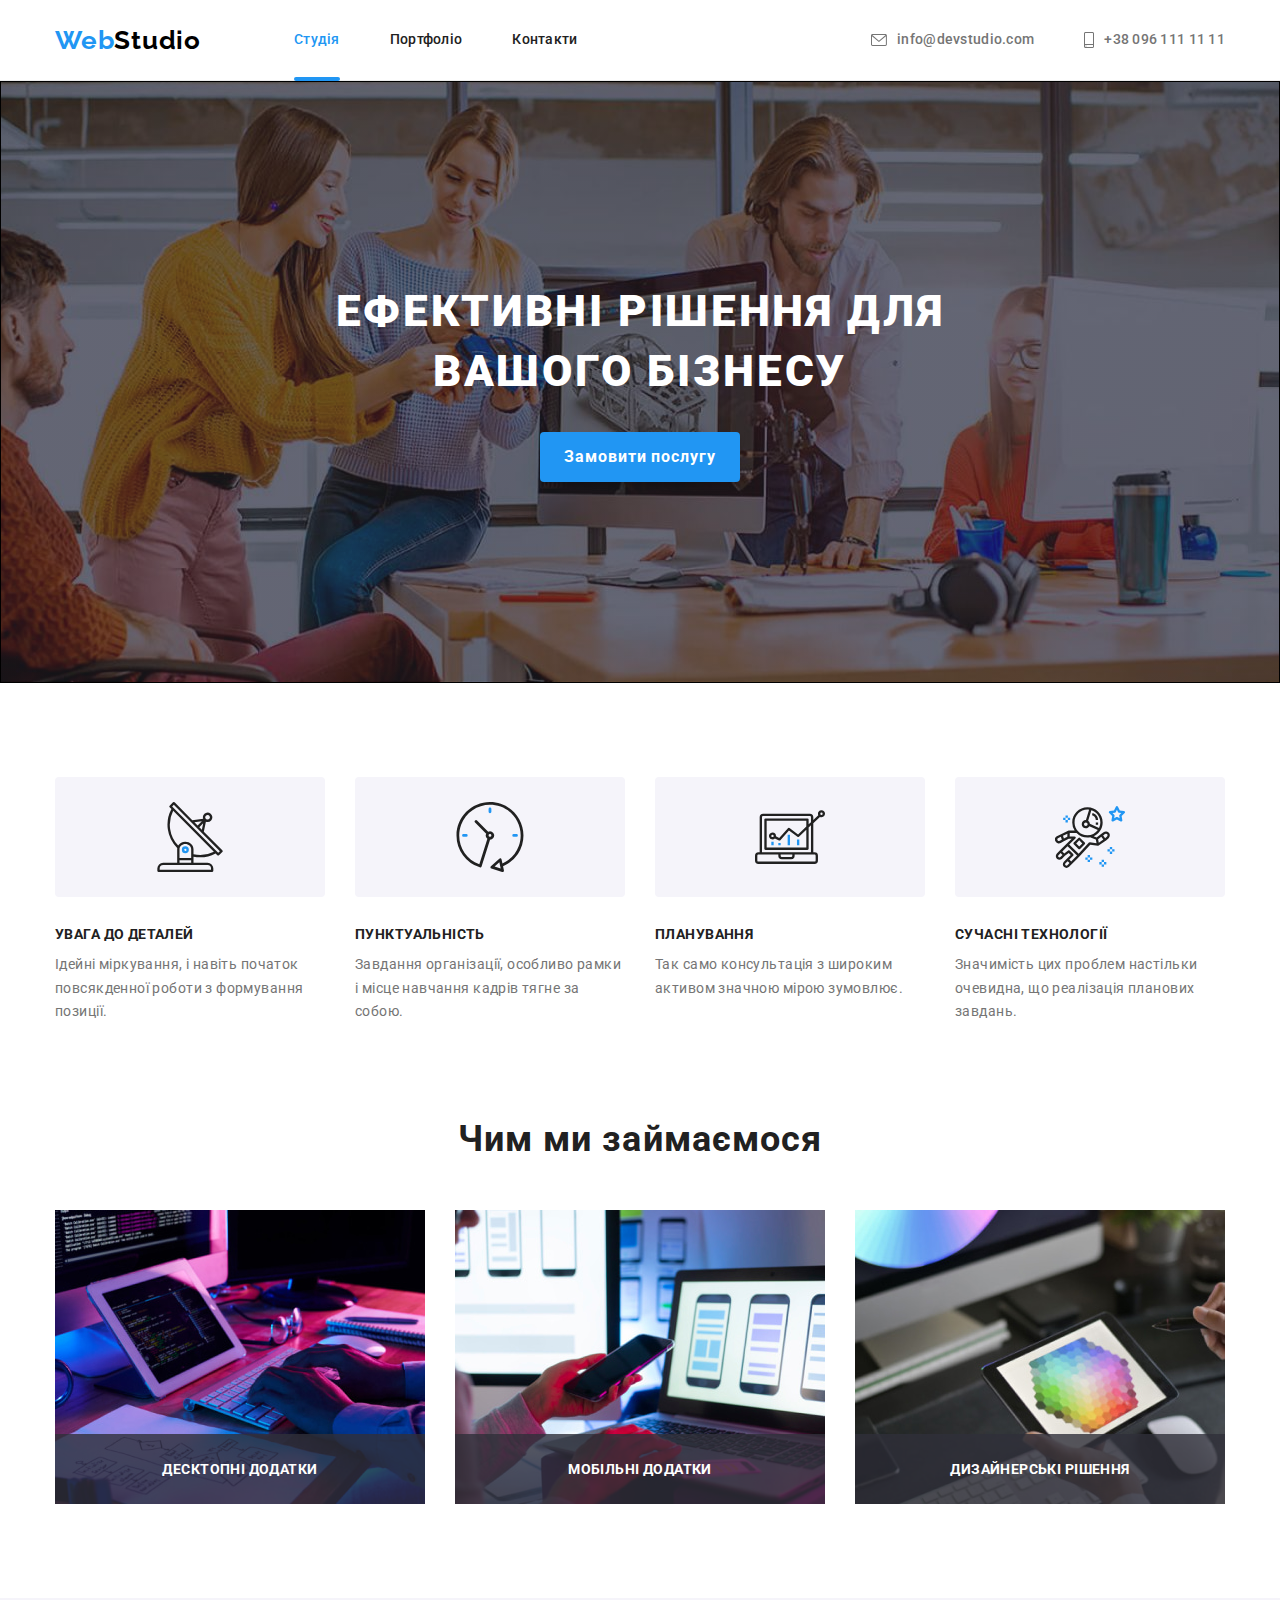
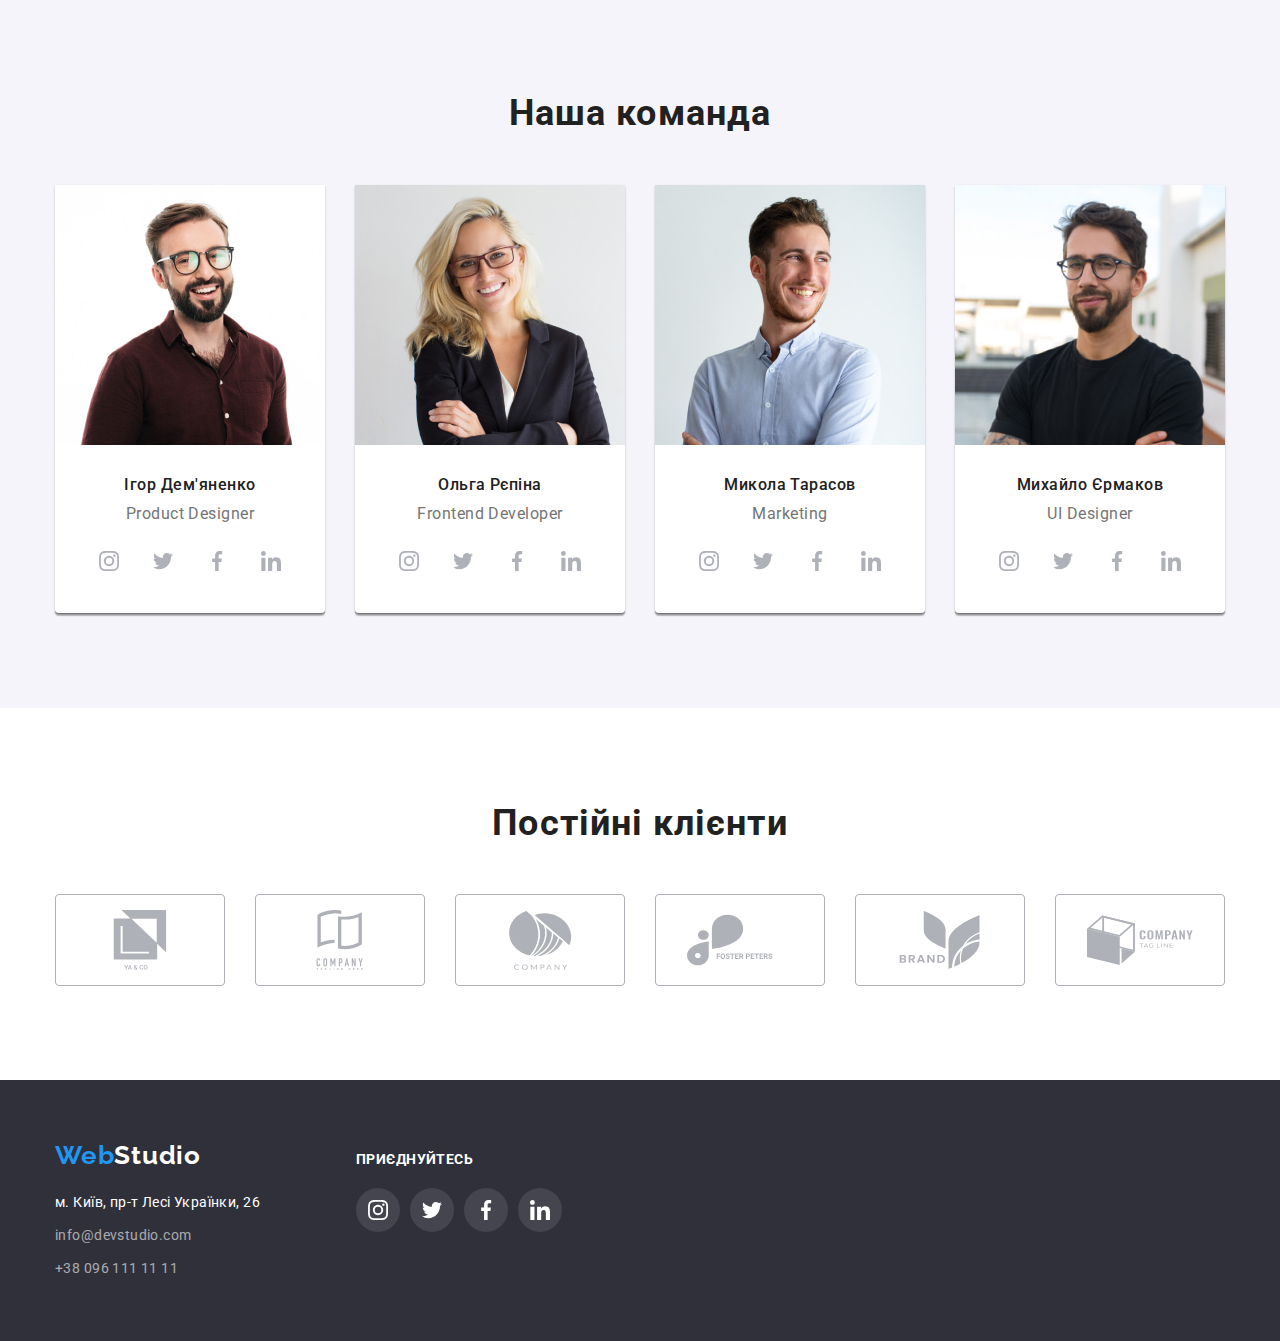
<file: index.html>
<!DOCTYPE html>
<html lang="uk">
  <head>
    <meta charset="utf-8" />
    <title>hw-05 Студія</title>
    <link
      rel="stylesheet"
      href="https://cdn.jsdelivr.net/npm/modern-normalize@1.1.0/modern-normalize.min.css"
    />
    <link rel="preconnect" href="https://fonts.googleapis.com" />
    <link rel="preconnect" href="https://fonts.gstatic.com" crossorigin />
    <link
      href="https://fonts.googleapis.com/css2?family=Oleo+Script&family=Raleway:wght@700&family=Roboto:wght@400;500;700;900&display=swap"
      rel="stylesheet"
    />
    <link rel="stylesheet" href="./css/styles.css" />
  </head>
  <body>
    <!-- Header section -->
    <header class="page-cap">
      <!-- temp-bg-color -->
      <div class="container cap-container">
        <nav class="navigation">
          <a class="logo link" href="./index.html"
            >Web<span class="logo-span-topline">Studio</span></a
          >
          <ul class="navigation-list list">
            <li class="navigation-item">
              <a class="navigation-link link current-page" href="./index.html"
                >Студія</a
              >
            </li>
            <li class="navigation-item">
              <a class="navigation-link link" href="./portfolio.html"
                >Портфоліо</a
              >
            </li>
            <li class="navigation-item">
              <a class="navigation-link link" href="">Контакти</a>
            </li>
          </ul>
        </nav>
        <!-- Contacts -->
        <ul class="contact-list list">
          <!-- Link to e-mail address -->
          <li class="contact-item">
            <a class="contact-link link" href="mailto:info@devstudio.com">
              <svg class="header-icon" width="16" height="12">
                <use href="./images/icons.svg#icon-envelope"></use>
              </svg>
              info@devstudio.com</a
            >
          </li>
          <!-- Link to phone number  -->
          <li class="contact-item">
            <a class="contact-link link" href="tel:+3809611111">
              <svg class="header-icon" width="10" height="16">
                <use href="./images/icons.svg#icon-smartphone"></use></svg
              >+38 096 111 11 11</a
            >
          </li>
        </ul>
      </div>
    </header>
    <main>
      <!-- Hero section -->
      <section class="hero">
        <div class="container">
          <h1 class="hero-title">Ефективні рішення для вашого бізнесу</h1>
          <button class="hero-button" type="button" data-modal-open>
            Замовити послугу
          </button>
        </div>
      </section>

      <!-- Advantages (or Features) section -->
      <section class="advantages section">
        <!-- temp-bg-color -->
        <div class="container">
          <h2 class="visually-hidden">Особливості</h2>
          <ul class="advantage-list list">
            <li class="advantage-item">
              <div class="advantage-icon-wrap">
                <svg class="advantage-icon" width="70" height="70">
                  <use href="./images/icons.svg#icon-antenna"></use>
                </svg>
              </div>
              <h3 class="advantage-title">Увага до деталей</h3>
              <p class="advantage-text">
                Ідейні міркування, і навіть початок повсякденної роботи з
                формування позиції.
              </p>
            </li>
            <li class="advantage-item">
              <div class="advantage-icon-wrap">
                <svg class="advantage-icon" width="70" height="70">
                  <use href="./images/icons.svg#icon-clock"></use>
                </svg>
              </div>
              <h3 class="advantage-title">Пунктуальність</h3>
              <p class="advantage-text">
                Завдання організації, особливо рамки і місце навчання кадрів
                тягне за собою.
              </p>
            </li>
            <li class="advantage-item">
              <div class="advantage-icon-wrap">
                <svg class="advantage-icon" width="70" height="70">
                  <use href="./images/icons.svg#icon-diagram"></use>
                </svg>
              </div>
              <h3 class="advantage-title">Планування</h3>
              <p class="advantage-text">
                Так само консультація з широким активом значною мірою зумовлює.
              </p>
            </li>
            <li class="advantage-item">
              <div class="advantage-icon-wrap">
                <svg class="advantage-icon" width="70" height="70">
                  <use href="./images/icons.svg#icon-astronaut"></use>
                </svg>
              </div>
              <h3 class="advantage-title">Сучасні технології</h3>
              <p class="advantage-text">
                Значимість цих проблем настільки очевидна, що реалізація
                планових завдань.
              </p>
            </li>
          </ul>
        </div>
      </section>
      <!-- Activities section -->
      <section class="activities section">
        <!-- temp-bg-color -->
        <div class="container">
          <h2 class="activities-title">Чим ми займаємося</h2>
          <ul class="activity-list list">
            <li class="activity-item">
              <div class="activity-title-wrap">
                <h3 class="activity-after-title">Десктопні додатки</h3>
              </div>
              <img
                class="activity-picture"
                src="./images/programmer-working-at-his-desk-office.jpg"
                alt="Програміст працює за своїм робочим столом."
                width="370"
                height="294"
              />
            </li>
            <li class="activity-item">
              <div class="activity-title-wrap">
                <h3 class="activity-after-title">Мобільні додатки</h3>
              </div>
              <img
                class="activity-picture"
                src="./images/web-designer-is-developing-an-application-for-smartphones.jpg"
                alt="Веб-дизайнер розробляє програму для смартфонів."
                width="370"
                height="294"
              />
            </li>
            <li class="activity-item">
              <div class="activity-title-wrap">
                <h3 class="activity-after-title">Дизайнерські рішення</h3>
              </div>
              <img
                class="activity-picture"
                src="./images/designer-is-working-on-colour-selection-on-graphic-tablet.jpg"
                alt="Дизайнер працює над вибором кольору на графічному планшеті."
                width="370"
                height="294"
              />
            </li>
          </ul>
        </div>
      </section>
      <!-- Our Team section -->
      <section class="team-members section">
        <!-- temp-bg-color -->
        <div class="container">
          <h2 class="team-members-title">Наша команда</h2>
          <ul class="team-list list">
            <li class="team-member">
              <img
                class="team-photo"
                src="./images/igor-demyanenko.jpg"
                alt="Фото Ігор Дем'яненко"
                width="270"
                height="260"
              />
              <div class="team-wrap">
                <h3 class="team-title">Ігор Дем'яненко</h3>
                <p class="team-position">Product Designer</p>
                <ul class="socials list">
                  <li class="socials-item">
                    <a class="socials-link link" href="" aria-label="Instagram">
                      <svg class="socials-icon" width="20" height="20">
                        <use href="./images/icons.svg#icon-instagram"></use>
                      </svg>
                    </a>
                  </li>
                  <li class="socials-item">
                    <a class="socials-link link" href="" aria-label="Twitter">
                      <svg class="socials-icon" width="20" height="20">
                        <use href="./images/icons.svg#icon-twitter"></use>
                      </svg>
                    </a>
                  </li>
                  <li class="socials-item">
                    <a class="socials-link link" href="" aria-label="Facebook">
                      <svg class="socials-icon" width="20" height="20">
                        <use href="./images/icons.svg#icon-facebook"></use>
                      </svg>
                    </a>
                  </li>
                  <li class="socials-item">
                    <a class="socials-link link" href="" aria-label="Linkedin">
                      <svg class="socials-icon" width="20" height="20">
                        <use href="./images/icons.svg#icon-linkedin"></use>
                      </svg>
                    </a>
                  </li>
                </ul>
              </div>
            </li>
            <li class="team-member">
              <img
                class="team-photo"
                src="./images/olga-repina.jpg"
                alt="Фото Ольга Рєпіна"
                width="270"
                height="260"
              />
              <div class="team-wrap">
                <h3 class="team-title">Ольга Рєпіна</h3>
                <p class="team-position">Frontend Developer</p>
                <ul class="socials list">
                  <li class="socials-item">
                    <a class="socials-link link" href="" aria-label="Instagram">
                      <svg class="socials-icon" width="20" height="20">
                        <use href="./images/icons.svg#icon-instagram"></use>
                      </svg>
                    </a>
                  </li>
                  <li class="socials-item">
                    <a class="socials-link link" href="" aria-label="Twitter">
                      <svg class="socials-icon" width="20" height="20">
                        <use href="./images/icons.svg#icon-twitter"></use>
                      </svg>
                    </a>
                  </li>
                  <li class="socials-item">
                    <a class="socials-link link" href="" aria-label="Facebook">
                      <svg class="socials-icon" width="20" height="20">
                        <use href="./images/icons.svg#icon-facebook"></use>
                      </svg>
                    </a>
                  </li>
                  <li class="socials-item">
                    <a class="socials-link link" href="" aria-label="Linkedin">
                      <svg class="socials-icon" width="20" height="20">
                        <use href="./images/icons.svg#icon-linkedin"></use>
                      </svg>
                    </a>
                  </li>
                </ul>
              </div>
            </li>
            <li class="team-member">
              <img
                class="team-photo"
                src="./images/nikolaj-tarasov.jpg"
                alt="Фото Микола Тарасов"
                width="270"
                height="260"
              />
              <div class="team-wrap">
                <h3 class="team-title">Микола Тарасов</h3>
                <p class="team-position">Marketing</p>
                <ul class="socials list">
                  <li class="socials-item">
                    <a class="socials-link link" href="" aria-label="Instagram">
                      <svg class="socials-icon" width="20" height="20">
                        <use href="./images/icons.svg#icon-instagram"></use>
                      </svg>
                    </a>
                  </li>
                  <li class="socials-item">
                    <a class="socials-link link" href="" aria-label="Twitter">
                      <svg class="socials-icon" width="20" height="20">
                        <use href="./images/icons.svg#icon-twitter"></use>
                      </svg>
                    </a>
                  </li>
                  <li class="socials-item">
                    <a class="socials-link link" href="" aria-label="Facebook">
                      <svg class="socials-icon" width="20" height="20">
                        <use href="./images/icons.svg#icon-facebook"></use>
                      </svg>
                    </a>
                  </li>
                  <li class="socials-item">
                    <a class="socials-link link" href="" aria-label="Linkedin">
                      <svg class="socials-icon" width="20" height="20">
                        <use href="./images/icons.svg#icon-linkedin"></use>
                      </svg>
                    </a>
                  </li>
                </ul>
              </div>
            </li>
            <li class="team-member">
              <img
                class="team-photo"
                src="./images/mikhail-ermakov.jpg"
                alt="Фото Михайло Єрмаков"
                width="270"
                height="260"
              />
              <div class="team-wrap">
                <h3 class="team-title">Михайло Єрмаков</h3>
                <p class="team-position">UI Designer</p>
                <ul class="socials list">
                  <li class="socials-item">
                    <a class="socials-link link" href="" aria-label="Instagram">
                      <svg class="socials-icon" width="20" height="20">
                        <use href="./images/icons.svg#icon-instagram"></use>
                      </svg>
                    </a>
                  </li>
                  <li class="socials-item">
                    <a class="socials-link link" href="" aria-label="Twitter">
                      <svg class="socials-icon" width="20" height="20">
                        <use href="./images/icons.svg#icon-twitter"></use>
                      </svg>
                    </a>
                  </li>
                  <li class="socials-item">
                    <a class="socials-link link" href="" aria-label="Facebook">
                      <svg class="socials-icon" width="20" height="20">
                        <use href="./images/icons.svg#icon-facebook"></use>
                      </svg>
                    </a>
                  </li>
                  <li class="socials-item">
                    <a class="socials-link link" href="" aria-label="Linkedin">
                      <svg class="socials-icon" width="20" height="20">
                        <use href="./images/icons.svg#icon-linkedin"></use>
                      </svg>
                    </a>
                  </li>
                </ul>
              </div>
            </li>
          </ul>
        </div>
      </section>

      <!-- Customers section -->
      <section class="customers section">
        <!-- temp-bg-color -->
        <div class="container">
          <h2 class="customers-title">Постійні клієнти</h2>
          <ul class="customers-list list">
            <li class="customers-item">
              <a class="customers-link link" href="">
                <svg class="customers-icon" width="106" height="60">
                  <use href="./images/icons.svg#icon-client-1"></use>
                </svg>
              </a>
            </li>
            <li class="customers-item">
              <a class="customers-link link" href="">
                <svg class="customers-icon" width="106" height="60">
                  <use href="./images/icons.svg#icon-client-2"></use>
                </svg>
              </a>
            </li>
            <li class="customers-item">
              <a class="customers-link link" href="">
                <svg class="customers-icon" width="106" height="60">
                  <use href="./images/icons.svg#icon-client-3"></use>
                </svg>
              </a>
            </li>
            <li class="customers-item">
              <a class="customers-link link" href="">
                <svg class="customers-icon" width="106" height="60">
                  <use href="./images/icons.svg#icon-client-4"></use>
                </svg>
              </a>
            </li>
            <li class="customers-item">
              <a class="customers-link link" href="">
                <svg class="customers-icon" width="106" height="60">
                  <use href="./images/icons.svg#icon-client-5"></use>
                </svg>
              </a>
            </li>
            <li class="customers-item">
              <a class="customers-link link" href="">
                <svg class="customers-icon" width="106" height="60">
                  <use href="./images/icons.svg#icon-client-6"></use>
                </svg>
              </a>
            </li>
          </ul>
        </div>
      </section>
    </main>
    <!-- Footer -->
    <footer class="lower-block">
      <div class="container footer-wrapper">
        <!-- <div class="footer-wrapper"> -->
        <div class="footer-contacts-wrap">
          <a class="logo footer-logo link" href="./index.html"
            >Web<span class="footer-logo-span">Studio</span></a
          >
          <address class="directions">
            <ul class="direction-list list">
              <!-- Link to google maps -->
              <li class="direction-item">
                <a
                  class="place-link link"
                  href="http://www.google.com/maps/place/50.426618271852675,30.53838579754048"
                  target="_blank"
                  rel="noopener nofollow noreferrer"
                  >м. Київ, пр-т Лесі Українки, 26</a
                >
              </li>
              <!-- Link to e-mail address -->
              <li class="direction-item">
                <a
                  class="direction-link link"
                  href="mailto:info@devstudio.com"
                  >info@devstudio.com</a
                >
              </li>
              <!-- Link to phone number  -->
              <li class="direction-item">
                <a class="direction-link link" href="tel:+3809611111"
                  >+38 096 111 11 11</a
                >
              </li>
            </ul>
          </address>
        </div>
        <div class="footer-socials-wrap">
          <h2 class="footer-title">Приєднуйтесь</h2>
          <ul class="footer-socials list">
            <li class="footer-socials-item">
              <a class="footer-socials-link" href="" aria-label="Instagram">
                <svg class="footer-socials-icon" width="20" height="20">
                  <use href="./images/icons.svg#icon-instagram"></use>
                </svg>
              </a>
            </li>
            <li class="footer-socials-item">
              <a class="footer-socials-link" href="" aria-label="Twitter">
                <svg class="footer-socials-icon" width="20" height="20">
                  <use href="./images/icons.svg#icon-twitter"></use>
                </svg>
              </a>
            </li>
            <li class="footer-socials-item">
              <a class="footer-socials-link" href="" aria-label="Facebook">
                <svg class="footer-socials-icon" width="20" height="20">
                  <use href="./images/icons.svg#icon-facebook"></use>
                </svg>
              </a>
            </li>
            <li class="footer-socials-item">
              <a class="footer-socials-link" href="" aria-label="Linkedin">
                <svg class="footer-socials-icon" width="20" height="20">
                  <use href="./images/icons.svg#icon-linkedin"></use>
                </svg>
              </a>
            </li>
          </ul>
        </div>
        <!-- </div> -->
      </div>
    </footer>

    <div class="backdrop is-hidden" data-modal>
      <div class="modal-wrapper">
        <!-- <button data-modal-close>X</button> -->
        <button class="modal-close-btn" type="button" data-modal-close>
          <svg class="icon-close-modal" width="18" height="18">
            <use href="./images/icons.svg#icon-close-modal"></use>
          </svg>
        </button>
        <p>
          Lorem ipsum dolor sit, amet consectetur adipisicing elit. Nam unde
          fuga dolorum ullam nobis excepturi quo doloribus beatae atque,
          adipisci eius praesentium. Ea enim possimus, ut beatae quae illo
          culpa? Ipsum exercitationem incidunt aspernatur error aliquam quia,
          sint sunt quibusdam nesciunt dolore asperiores, necessitatibus at!
        </p>
      </div>
    </div>
    <script src="./js/modal.js"></script>
  </body>
</html>
</file>
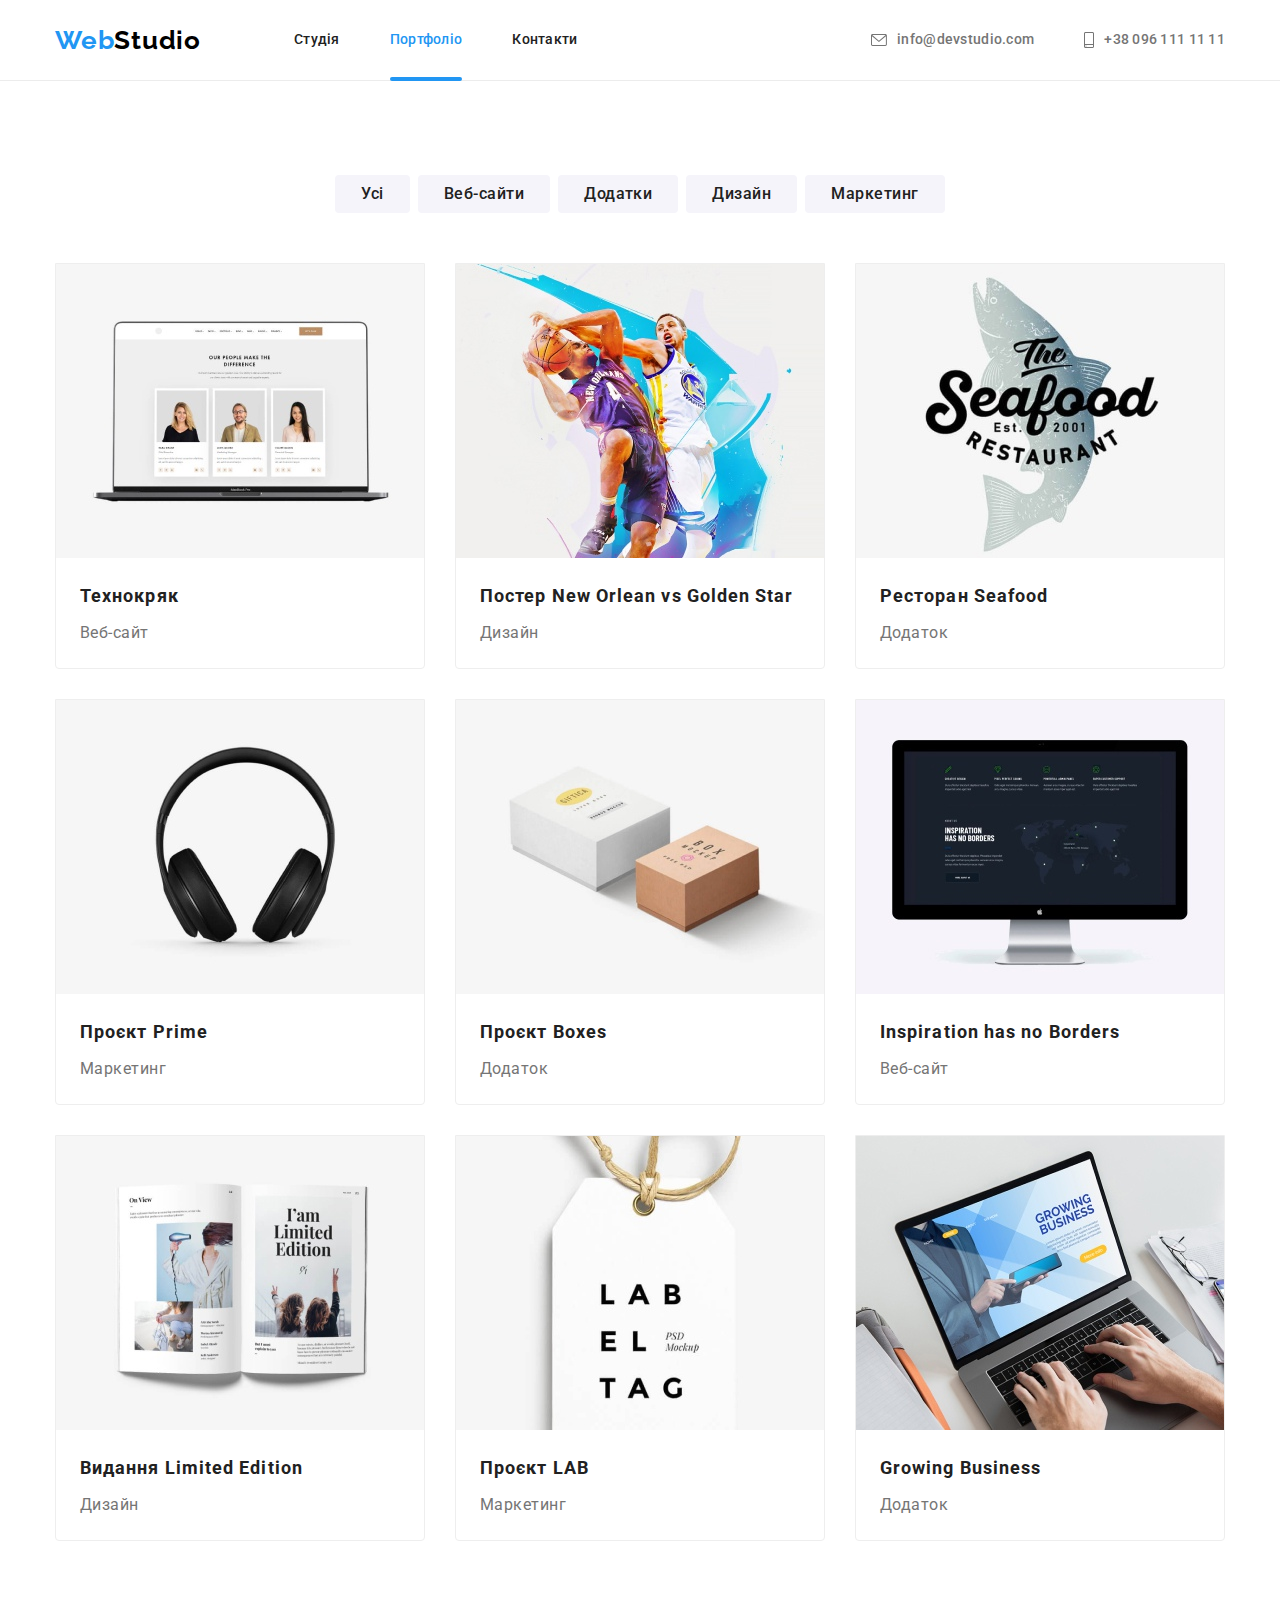
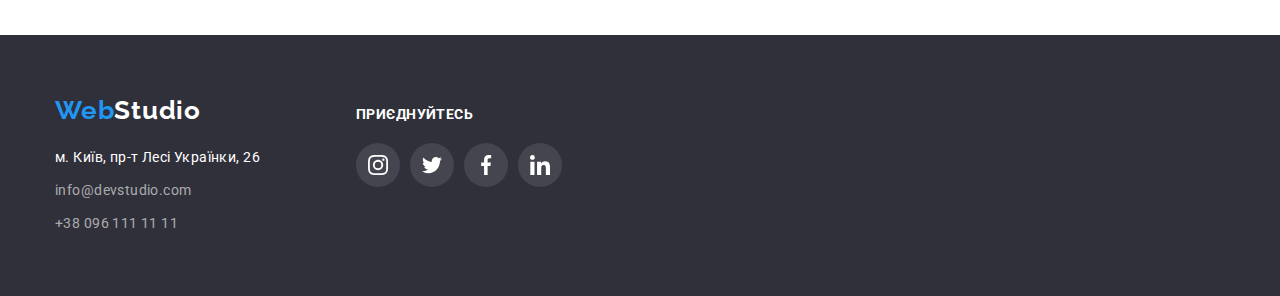
<file: portfolio.html>
<!DOCTYPE html>
<html lang="uk">
  <head>
    <meta charset="utf-8" />
    <title>hw-05 Портфоліо</title>
    <link
      rel="stylesheet"
      href="https://cdn.jsdelivr.net/npm/modern-normalize@1.1.0/modern-normalize.min.css"
    />
    <link rel="preconnect" href="https://fonts.googleapis.com" />
    <link rel="preconnect" href="https://fonts.gstatic.com" crossorigin />
    <link
      href="https://fonts.googleapis.com/css2?family=Oleo+Script&family=Raleway:wght@700&family=Roboto:wght@400;500;700;900&display=swap"
      rel="stylesheet"
    />
    <link rel="stylesheet" href="./css/styles.css" />
  </head>
  <body>
    <!-- Header section -->
    <header class="page-cap">
      <!-- temp-bg-color -->
      <div class="container cap-container">
        <nav class="navigation">
          <a class="logo link" href="./index.html"
            >Web<span class="logo-span-topline">Studio</span></a
          >
          <ul class="navigation-list list">
            <li class="navigation-item">
              <a class="navigation-link link" href="./index.html">Студія</a>
            </li>
            <li class="navigation-item">
              <a
                class="navigation-link link current-page"
                href="./portfolio.html"
                >Портфоліо</a
              >
            </li>
            <li class="navigation-item">
              <a class="navigation-link link" href="">Контакти</a>
            </li>
          </ul>
        </nav>
        <!-- Contacts -->
        <ul class="contact-list list">
          <!-- Link to e-mail address -->
          <li class="contact-item">
            <a class="contact-link link" href="mailto:info@devstudio.com">
              <svg class="header-icon" width="16" height="12">
                <use href="./images/icons.svg#icon-envelope"></use>
              </svg>
              info@devstudio.com</a
            >
          </li>
          <!-- Link to phone number  -->
          <li class="contact-item">
            <a class="contact-link link" href="tel:+3809611111">
              <svg class="header-icon" width="10" height="16">
                <use href="./images/icons.svg#icon-smartphone"></use></svg
              >+38 096 111 11 11</a
            >
          </li>
        </ul>
      </div>
    </header>
    <main>
      <!-- Filters Section -->
      <section class="filters section">
        <div class="container">
          <h1 class="visually-hidden">Фільтри</h1>
          <ul class="filter-list list">
            <li class="filter-item">
              <button class="filter-button" type="button">Усі</button>
            </li>
            <li class="filter-item">
              <button class="filter-button" type="button">Веб-сайти</button>
            </li>
            <li class="filter-item">
              <button class="filter-button wide" type="button">Додатки</button>
            </li>
            <li class="filter-item">
              <button class="filter-button" type="button">Дизайн</button>
            </li>
            <li class="filter-item">
              <button class="filter-button" type="button">Маркетинг</button>
            </li>
          </ul>
          <ul class="project-list list">
            <li class="project-item">
              <a class="project-link link" href="">
                <div class="project-description-wrapper">
                  <img
                    class="project-image"
                    src="./images/web-site-technokryak.jpg"
                    alt="Вебсайт Технокряк."
                    width="370"
                    height="294"
                  />
                  <p class="project-description">
                    Lorem, ipsum dolor sit amet consectetur, adipisicing elit.
                    Eveniet, reprehenderit officia voluptatibus, laudantium
                    aspernatur iure!. Lorem, ipsum dolor sit amet consectetur,
                    adipisicing elit.
                  </p>
                </div>
                <div class="project-title-wrap">
                  <h2 class="project-title">Технокряк</h2>
                  <p class="project-category">Веб-сайт</p>
                </div>
              </a>
            </li>
            <li class="project-item">
              <a class="project-link link" href="">
                <div class="project-description-wrapper">
                  <img
                    class="project-image"
                    src="./images/poster-basketball-new-orlean-vs-golden-star.jpg"
                    alt="Плакат баскетбол Нью-Орлеан проти Голден Стар"
                    width="370"
                    height="294"
                  />
                  <p class="project-description">
                    Lorem, ipsum dolor sit amet consectetur, adipisicing elit.
                    Eveniet, reprehenderit officia voluptatibus, laudantium
                    aspernatur iure!.
                  </p>
                </div>
                <div class="project-title-wrap">
                  <h2 class="project-title">
                    Постер New Orlean vs Golden Star
                  </h2>
                  <p class="project-category">Дизайн</p>
                </div>
              </a>
            </li>
            <li class="project-item">
              <a class="project-link link" href="">
                <div class="project-description-wrapper">
                  <img
                    class="project-image"
                    src="./images/seafood-restaurant.jpg"
                    alt="Ресторан морепродуктов Seafood"
                    width="370"
                    height="294"
                  />
                  <p class="project-description">
                    Lorem, ipsum dolor sit amet consectetur, adipisicing elit.
                    Eveniet, reprehenderit officia voluptatibus, laudantium
                    aspernatur iure!. Lorem, ipsum dolor sit amet consectetur,
                    adipisicing elit.
                  </p>
                </div>
                <div class="project-title-wrap">
                  <h2 class="project-title">Ресторан Seafood</h2>
                  <p class="project-category">Додаток</p>
                </div>
              </a>
            </li>
            <li class="project-item">
              <a class="project-link link" href="">
                <div class="project-description-wrapper">
                  <img
                    class="project-image"
                    src="./images/prime-project.jpg"
                    alt="Проєкт Prime"
                    width="370"
                    height="294"
                  />
                  <p class="project-description">
                    Lorem, ipsum dolor sit amet consectetur, adipisicing elit.
                    Eveniet, reprehenderit officia voluptatibus, laudantium
                    aspernatur iure!. Lorem, ipsum dolor sit amet consectetur,
                    adipisicing elit.
                  </p>
                </div>
                <div class="project-title-wrap">
                  <h2 class="project-title">Проєкт Prime</h2>
                  <p class="project-category">Маркетинг</p>
                </div>
              </a>
            </li>
            <li class="project-item">
              <a class="project-link link" href="">
                <div class="project-description-wrapper">
                  <img
                    class="project-image"
                    src="./images/boxes-project.jpg"
                    alt="Проєкт Boxes"
                    width="370"
                    height="294"
                  />
                  <p class="project-description">
                    Lorem, ipsum dolor sit amet consectetur, adipisicing elit.
                    Eveniet, reprehenderit officia voluptatibus, laudantium
                    aspernatur iure!. Lorem, ipsum dolor sit amet consectetur,
                    adipisicing elit.
                  </p>
                </div>
                <div class="project-title-wrap">
                  <h2 class="project-title">Проєкт Boxes</h2>
                  <p class="project-category">Додаток</p>
                </div>
              </a>
            </li>
            <li class="project-item">
              <a class="project-link link" href="">
                <div class="project-description-wrapper">
                  <img
                    class="project-image"
                    src="./images/web-site-inspiration-has-no-borders.jpg"
                    alt="Веб-сайт Натхнення не має меж."
                    width="370"
                    height="294"
                  />
                  <p class="project-description">
                    Lorem, ipsum dolor sit amet consectetur, adipisicing elit.
                    Eveniet, reprehenderit officia voluptatibus, laudantium
                    aspernatur iure!. Lorem, ipsum dolor sit amet consectetur,
                    adipisicing elit.
                  </p>
                </div>
                <div class="project-title-wrap">
                  <h2 class="project-title">Inspiration has no Borders</h2>
                  <p class="project-category">Веб-сайт</p>
                </div>
              </a>
            </li>
            <li class="project-item">
              <a class="project-link link" href="">
                <div class="project-description-wrapper">
                  <img
                    class="project-image"
                    src="./images/limited-edition-publisher.jpg"
                    alt="Видання Limited Edition"
                    width="370"
                    height="294"
                  />
                  <p class="project-description">
                    Lorem, ipsum dolor sit amet consectetur, adipisicing elit.
                    Eveniet, reprehenderit officia voluptatibus, laudantium
                    aspernatur iure!. Lorem, ipsum dolor sit amet consectetur,
                    adipisicing elit.
                  </p>
                </div>
                <div class="project-title-wrap">
                  <h2 class="project-title">Видання Limited Edition</h2>
                  <p class="project-category">Дизайн</p>
                </div>
              </a>
            </li>
            <li class="project-item">
              <a class="project-link link" href="">
                <div class="project-description-wrapper">
                  <img
                    class="project-image"
                    src="./images/lab-project.jpg"
                    alt="Проєкт LAB"
                    width="370"
                    height="294"
                  />
                  <p class="project-description">
                    Lorem, ipsum dolor sit amet consectetur, adipisicing elit.
                    Eveniet, reprehenderit officia voluptatibus, laudantium
                    aspernatur iure!. Lorem, ipsum dolor sit amet consectetur,
                    adipisicing elit.
                  </p>
                </div>
                <div class="project-title-wrap">
                  <h2 class="project-title">Проєкт LAB</h2>
                  <p class="project-category">Маркетинг</p>
                </div>
              </a>
            </li>
            <li class="project-item">
              <a class="project-link link" href="">
                <div class="project-description-wrapper">
                  <img
                    class="project-image"
                    src="./images/app-growing-business.jpg"
                    alt="Додаток Зростаючий бізнес"
                    width="370"
                    height="294"
                  />
                  <p class="project-description">
                    Lorem, ipsum dolor sit amet consectetur, adipisicing elit.
                    Eveniet, reprehenderit officia voluptatibus, laudantium
                    aspernatur iure!. Lorem, ipsum dolor sit amet consectetur,
                    adipisicing elit.
                  </p>
                </div>
                <div class="project-title-wrap">
                  <h2 class="project-title">Growing Business</h2>
                  <p class="project-category">Додаток</p>
                </div>
              </a>
            </li>
          </ul>
        </div>
      </section>
    </main>
    <!-- Footer -->
    <footer class="lower-block">
      <div class="container footer-wrapper">
        <!-- <div class="footer-wrapper"> -->
        <div class="footer-contacts-wrap">
          <a class="logo footer-logo link" href="./index.html"
            >Web<span class="footer-logo-span">Studio</span></a
          >
          <address class="directions">
            <ul class="direction-list list">
              <!-- Link to google maps -->
              <li class="direction-item">
                <a
                  class="place-link link"
                  href="http://www.google.com/maps/place/50.426618271852675,30.53838579754048"
                  target="_blank"
                  rel="noopener nofollow noreferrer"
                  >м. Київ, пр-т Лесі Українки, 26</a
                >
              </li>
              <!-- Link to e-mail address -->
              <li class="direction-item">
                <a class="direction-link link" href="mailto:info@devstudio.com"
                  >info@devstudio.com</a
                >
              </li>
              <!-- Link to phone number  -->
              <li class="direction-item">
                <a class="direction-link link" href="tel:+3809611111"
                  >+38 096 111 11 11</a
                >
              </li>
            </ul>
          </address>
        </div>
        <div class="footer-socials-wrap">
          <h2 class="footer-title">Приєднуйтесь</h2>
          <ul class="footer-socials list">
            <li class="footer-socials-item">
              <a class="footer-socials-link" href="" aria-label="Instagram">
                <svg class="footer-socials-icon" width="20" height="20">
                  <use href="./images/icons.svg#icon-instagram"></use>
                </svg>
              </a>
            </li>
            <li class="footer-socials-item">
              <a class="footer-socials-link" href="" aria-label="Twitter">
                <svg class="footer-socials-icon" width="20" height="20">
                  <use href="./images/icons.svg#icon-twitter"></use>
                </svg>
              </a>
            </li>
            <li class="footer-socials-item">
              <a class="footer-socials-link" href="" aria-label="Facebook">
                <svg class="footer-socials-icon" width="20" height="20">
                  <use href="./images/icons.svg#icon-facebook"></use>
                </svg>
              </a>
            </li>
            <li class="footer-socials-item">
              <a class="footer-socials-link" href="" aria-label="Linkedin">
                <svg class="footer-socials-icon" width="20" height="20">
                  <use href="./images/icons.svg#icon-linkedin"></use>
                </svg>
              </a>
            </li>
          </ul>
        </div>
        <!-- </div> -->
      </div>
    </footer>
  </body>
</html>
</file>
<file: css/styles.css>
:root {
  --primary-text-color: #212121;
  --secondary-grey-color: #757575;
  --secondary-color: #2196f3;
  --primary-bg-color: #ffffff;
  --primary-black-color: #000000;
  --temp-bg-color: #7ddd85;
  --second-bg-color: #f5f4fa; /* var(second-bg-color) */
  --socials-color: #afb1b8;
  --primary-hover: 250ms cubic-bezier(0.4, 0, 0.2, 1);
}

body {
  font-family: Roboto, sans-serif;
  color: var(--primary-text-color);
  background-color: var(--primary-bg-color);
}

p,
h1,
h2,
h3,
h4,
h5,
h6 {
  margin: 0;
}

ul {
  margin: 0;
  padding-left: 0;
}

button {
  cursor: pointer;
}

img {
  display: block;
}

.list {
  list-style: none;
}

.link {
  display: block;
  text-decoration: none;
}

.container {
  width: 1200px;
  padding-left: 15px;
  padding-right: 15px;
  margin-left: auto;
  margin-right: auto;
  /* outline: 1px solid red; */
}

.section {
  padding-top: 94px;
  padding-bottom: 94px;
}

.visually-hidden {
  position: absolute;
  white-space: nowrap;
  width: 1px;
  height: 1px;
  overflow: hidden;
  border: 0;
  padding: 0;
  clip: rect(0 0 0 0);
  clip-path: inset(50%);
  margin: -1px;
}

.page-cap {
  /* display: flex; */
  /* background-color: var(--primary-bg-color); */
  /* background-color: pink; temp-color */
  border-bottom: 1px solid #ececec;
}

.cap-container {
  display: flex;
}

/* .temp-bg-color {
background-color: var(--temp-bg-color);
} */

.navigation {
  display: flex;
  align-items: center;
  margin-left: 0;
}

.logo {
  margin-right: 93px;
  margin-left: 0;
  font-family: Raleway;
  font-size: 26px;
  font-weight: 700;
  line-height: 1.19;
  letter-spacing: 0.03em;
  color: var(--secondary-color);
  /* text-decoration: none; */
}

/* top line: logo color (text Color) */
.logo-span-topline {
  color: var(--primary-black-color);
}

.navigation-list {
  display: flex;
  align-items: center;
  margin-left: 0;
}

.navigation-item:not(:last-child) {
  margin-right: 50px;
  margin-left: 0;
}

.navigation-link {
  padding-top: 32px;
  padding-bottom: 32px;
  display: block;
  font-weight: 500;
  font-size: 14px;
  line-height: 1.14;
  letter-spacing: 0.02em;
  color: var(--primary-text-color);
  width: auto;
  height: auto;
  transition: color var(--primary-hover);
  position: relative;
}

.current-page {
  color: var(--secondary-color);
}

.navigation-link.current-page::after {
  content: '';
  display: block;
  width: 100%;
  height: 4px;
  background-color: var(--secondary-color);
  border-radius: 2px;
  position: absolute;
  bottom: -1px;
  left: 0px;
}

.navigation-link:hover,
.navigation-link:focus {
  color: var(--secondary-color);
}

.contact-list {
  display: flex;
  align-items: center;
  margin-left: auto;
}

.contact-item:not(:last-child) {
  margin-right: 50px;
  margin-left: 0;
}

.contact-link {
  display: flex;
  align-items: center;
  font-weight: 500;
  font-size: 14px;
  line-height: 1.14;
  letter-spacing: 0.02em;
  color: var(--secondary-grey-color);
  transition: color var(--primary-hover);
  /*position: relative;*/
}

.contact-link:hover,
.contact-link:focus {
  color: var(--secondary-color);
}

.header-icon {
  margin-right: 10px;
  fill: currentColor;
}

/* ------------ Hero ------------- */

.hero {
  max-width: 1600px;
  margin-left: auto;
  margin-right: auto;
  padding-top: 200px;
  padding-bottom: 200px;
  background-color: #2f303a;
  background-image: linear-gradient(
      to right,
      rgba(47, 48, 58, 0.4),
      rgba(47, 48, 58, 0.4)
    ),
    url(../images/hero-bg-progressive.jpg);
  background-repeat: no-repeat;
  background-position: 50% 50%;
  border: 1px solid #000000;
}

.hero-title {
  max-width: 696px;
  margin-right: auto;
  margin-left: auto;
  margin-bottom: 30px;
  font-weight: 900;
  font-size: 44px;
  line-height: 1.36;
  text-align: center;
  letter-spacing: 0.06em;
  text-transform: uppercase;
  color: var(--primary-bg-color);
}

.hero-button {
  min-width: 200px;
  min-height: 50px;
  padding: 0;
  margin-left: auto;
  margin-right: auto;
  display: block;
  font-weight: 700;
  font-size: 16px;
  line-height: 1.88;
  text-align: center;
  letter-spacing: 0.06em;
  color: var(--primary-bg-color);
  background-color: var(--secondary-color);
  /*border: 0;*/
  box-shadow: 0px 4px 4px rgba(0, 0, 0, 0.15);
  border-radius: 4px;
  border: transparent;
  transition: background-color var(--primary-hover);
}

.hero-button:hover,
.hero-button:focus {
  color: var(--primary-bg-color);
  background-color: #188ce8;
}

/* ------------ Advantages or features------------- */

.advantages {
  padding-bottom: 0;
  /* background-color: aqua;  temp-color */
}

.advantages-title {
  /* class visually-hidden */
}

.advantage-list {
  display: flex;
  margin-top: 0;
  margin-bottom: 0;
  /* align-items: center; */
  /* margin-left: auto; */
}

.advantage-item {
  width: 270px;
}

.advantage-item:not(:last-child) {
  margin-right: 30px;
  margin-left: 0;
}

.advantage-icon-wrap {
  display: flex;
  justify-content: center;
  align-items: center;
  height: 120px;
  margin-bottom: 30px;
  background-color: var(--second-bg-color);
  border-radius: 4px;
}

/*.advantage-icon {
transition: fill var(--primary-hover);
}*/

/*.advantage-icon:hover,
.advantage-icon:focus {
fill: var(--secondary-color);
}*/

.advantage-title {
  margin-bottom: 10px;
  font-weight: 700;
  font-size: 14px;
  line-height: 1.14;
  letter-spacing: 0.03em;
  text-transform: uppercase;
}

.advantage-text {
  font-size: 14px;
  line-height: 1.71;
  letter-spacing: 0.03em;
  color: var(--secondary-grey-color);
}

/* ------------ Activities ------------- */

/* .activities {
background-color: rgb(242, 245, 73);  temp-color
} */

.activities-title {
  margin-bottom: 50px;
  font-size: 36px;
  line-height: 1.17;
  text-align: center;
  letter-spacing: 0.03em;
}

.activity-list {
  display: flex;
}

.activity-item {
  width: 370px;
  position: relative;
}

.activity-item:not(:last-child) {
  margin-right: 30px;
  margin-left: 0;
}

.activity-title-wrap {
  position: absolute;
  width: 370px;
  height: 70px;
  display: flex;
  column-gap: 30px;
  background: rgba(47, 48, 58, 0.8);
  align-items: center;
  justify-content: center;
  bottom: 0px;
  left: 0;
}

.activity-after-title {
  font-size: 14px;
  line-height: 1.14;
  letter-spacing: 0.03em;
  text-transform: uppercase;
  color: #ffffff;
}

/* ------------ Team-Members (Our Team) ------------- */

.team-members {
  margin-bottom: 0;
  background-color: var(--second-bg-color);
  /* background-color: tan;  temp-color */
}

.team-members-title {
  margin-bottom: 50px;
  font-size: 36px;
  line-height: 1.17;
  text-align: center;
  letter-spacing: 0.03em;
}

.team-list {
  display: flex;
  /* align-items: center; */
  /* margin-left: auto; */
}

.team-member {
  width: 270px;
  background-color: var(--primary-bg-color);
  border-bottom: 1px solid var(--secondary-grey-color);
  opacity: 1;
  box-shadow: 0px 1px 3px rgba(0, 0, 0, 0.12), 0px 1px 1px rgba(0, 0, 0, 0.14),
    0px 2px 1px rgba(0, 0, 0, 0.2);
  border-radius: 0px 0px 4px 4px;
  /* align-items: center; */
  /* margin-left: auto; */
}

.team-member:not(:last-child) {
  margin-right: 30px;
  margin-left: 0;
}

/* .team-photo {
margin-bottom: 30px;
} */

.team-wrap {
  padding-top: 30px;
  padding-bottom: 30px;
}

.team-title {
  margin-bottom: 10px;
  font-weight: 500;
  font-size: 16px;
  line-height: 1.19;
  text-align: center;
  letter-spacing: 0.03em;
}

.team-position {
  font-size: 16px;
  line-height: 1.19;
  text-align: center;
  letter-spacing: 0.03em;
  color: var(--secondary-grey-color);
  margin-bottom: 16px;
}

.socials {
  display: flex;
  align-items: center;
  justify-content: center;
}

.socials-item:not(:last-child) {
  margin-right: 10px;
}

.socials-icon {
  fill: var(--socials-color);
  transition: fill var(--primary-hover);
}

.socials-link {
  display: flex;
  align-items: center;
  justify-content: center;

  width: 44px;
  height: 44px;
  border-radius: 50%;

  transition: background-color var(--primary-hover);
}

.socials-link:hover,
.socials-link:focus,
.footer-socials-link:hover,
.footer-socials-link:focus {
  background-color: var(--secondary-color);
}

.socials-link:hover .socials-icon,
.socials-link:focus .socials-icon {
  fill: var(--primary-bg-color);
}

/* ------------ Customers ------------- */

/* .customers {
background-color: aqua;  temp-color
} */

.customers-title {
  font-family: 'Roboto';
  font-weight: 700;
  font-size: 36px;
  margin-bottom: 50px;
  line-height: 1.17;
  text-align: center;
  letter-spacing: 0.03em;
  color: var(--primary-text-color);
}

.customers-list {
  display: flex;
  align-items: center;
  justify-content: center;
}

.customers-item {
  width: 170px;
  height: 92px;
}

.customers-item:not(:last-child) {
  margin-right: 30px;
}

.customers-link {
  display: flex;
  justify-content: center;
  align-items: center;
  width: 100%;
  height: 100%;
  border: 1px solid var(--socials-color);
  border-radius: 4px;
  fill: var(--socials-color);
  transition: background-color var(--primary-hover), fill var(--primary-hover),
    border var(--primary-hover);
}

/* .customers-icon {
fill: currentColor;
transition: fill var(--primary-hover);
} */

.customers-link:hover,
.customers-link:focus {
  fill: var(--secondary-color);
  border: 1px solid var(--secondary-color);
}

/* .customers-icon {
} */
/* .customers-link:hover,
.customers-link:focus {
fill: var(--secondary-color);
} */

/* --------- Lower-block (Footer) ---------- */

.lower-block {
  padding-top: 60px;
  padding-bottom: 60px;
  background-color: #2f303a;
}

.footer-wrapper {
  display: flex;
  /* justify-content: center; */
  align-items: baseline;
}

.footer-contacts-wrap {
  display: flex;
  flex-direction: column;
}

.footer-logo {
  display: block;
  margin-right: 0;
  margin-bottom: 20px;
}

.footer-logo-span {
  color: var(--primary-bg-color);
}

.directions {
  /* max-width: 300px; */
  min-width: 231px;
  margin-right: 70px;
}

.direction-list {
  font-style: normal;
}

.direction-item:not(:last-child) {
  margin-bottom: 9px;
}

.place-link {
  font-size: 14px;
  line-height: 1.71;
  letter-spacing: 0.03em;
  color: var(--primary-bg-color);
  transition: color var(--primary-hover);
}

.place-link:hover,
.place-link:focus {
  color: var(--secondary-color);
}

.direction-link {
  font-size: 14px;
  line-height: 1.71;
  letter-spacing: 0.03em;
  color: rgba(255, 255, 255, 0.6);
  transition: color var(--primary-hover);
}

.direction-link:hover,
.direction-link:focus {
  color: var(--secondary-color);
}

.footer-socials-wrap {
  /* display: flex; */
  /* justify-content: center; */
  /* align-items: center; */
}

.footer-title {
  font-size: 14px;
  line-height: 1.14;
  letter-spacing: 0.03em;
  text-transform: uppercase;

  color: #ffffff;
  margin-bottom: 20px;
}

.footer-socials {
  display: flex;
  align-items: center;
  justify-content: center;
}

.footer-socials-item:not(:last-child) {
  margin-right: 10px;
}

.footer-socials-link {
  display: flex;
  justify-content: center;
  align-items: center;

  width: 44px;
  height: 44px;

  background-color: rgba(255, 255, 255, 0.1);
  border-radius: 50%;
  color: var(--primary-bg-color);
  transition: background-color var(--primary-hover);
}

.footer-socials-icon {
  fill: currentColor;
}

/* -------- Filters (Portfolio) --------- */

/* .filters {
   background-color: tan;  temp-color
} */

.filter-list {
  display: flex;
  justify-content: center;
  align-items: center;
  margin-bottom: 50px;
}

.filter-list li:not(:last-child) {
  margin-right: 8px;
}

.filter-button {
  padding: 6px 26px;
  font-family: Roboto, sans-serif;
  font-weight: 500;
  font-size: 16px;
  line-height: 1.62;
  color: var(--primary-text-color);
  text-align: center;
  background-color: var(--second-bg-color);
  letter-spacing: 0.03em;
  border-width: 0;
  border-radius: 4px;
  transition: background-color var(--primary-hover), color var(--primary-hover),
    box-shadow var(--primary-hover);
}

/* .wide {
padding-left: 52px;
padding-right: 52px;
} */

.filter-item {
  transition: box-shadow var(--primary-hover);
}

.filter-item:hover,
.filter-item:focus {
  box-shadow: 0px 3px 1px rgba(0, 0, 0, 0.1), 0px 1px 2px rgba(0, 0, 0, 0.08),
    0px 2px 2px rgba(0, 0, 0, 0.12);
  border-radius: 4px;
}

.filter-button:hover,
.filter-button:focus {
  color: var(--primary-bg-color);
  background-color: var(--secondary-color);
  box-shadow: 0px 3px 1px rgba(0, 0, 0, 0.1), 0px 1px 2px rgba(0, 0, 0, 0.08),
    0px 2px 2px rgba(0, 0, 0, 0.12);
}

/* ------------ Projects ------------- */

.project-list {
  display: flex;
  flex-wrap: wrap;
}

.project-item {
  width: 370px;
  background-color: #ffffff;
  border: 1px solid #eeeeee;
  margin-right: 30px;
  margin-bottom: 30px;
  border-bottom-right-radius: 4px;
  border-bottom-left-radius: 4px;
}

.project-item:nth-child(3n + 3) {
  margin-right: 0px;
}

.project-item:nth-child(1n + 7) {
  margin-bottom: 0px;
}

.project-link {
  /* display: block; */
  transition: box-shadow var(--primary-hover);
}

.project-link:hover,
.project-link:focus {
  box-shadow: 0px 1px 1px rgba(0, 0, 0, 0.12), 0px 4px 4px rgba(0, 0, 0, 0.06),
    1px 4px 6px rgba(0, 0, 0, 0.16);
}

 

.project-description-wrapper {
  /* display: flex; */
  /* justify-content: center; */
  /* align-items: center; */
  position: relative;
  overflow: hidden;
}

.project-image {
  display: block;
  width: 370px;
}

.project-description {
  width: 100%;
  height: 101%;
  position: absolute;
  top: 0;
  left: 0;
  background-color: rgba(33, 150, 243, 0.9);
  color: #ffffff;

  font-size: 18px;
  line-height: 1.56;
  letter-spacing: 0.03em;
  padding: 63px 24px;
  transform: translateY(100%);
  transition: transform 500ms linear;
  /* overflow: auto; */
}

.project-item:hover .project-description {
  transform: translateY(0);
}

.project-title-wrap {
  padding: 20px 24px;
}

.project-title {
  color: var(--primary-text-color);
  font-size: 18px;
  line-height: 2;
  letter-spacing: 0.06em;
  margin-bottom: 4px;
}

.project-category {
  font-size: 16px;
  line-height: 1.88;
  letter-spacing: 0.03em;
  color: var(--secondary-grey-color);
}

/* modal window */

.backdrop.is-hidden {
  opacity: 0;
  visibility: hidden;
  pointer-events: none;
}

.backdrop {
  position: fixed;
  width: 100vw;
  height: 100vh;
  top: 0;
  left: 50%;
  transform: translateX(-50%);

  background-color: rgba(0, 0, 0, 0.2);
  opacity: 1;
  visibility: visible;
  pointer-events: initial;
  /* transition: opacity 500ms ease-in-out, visibility 500ms ease-in-out; */
  transition: opacity 500ms linear, visibility 500ms linear;
}

.modal-wrapper {
  position: absolute;
  width: 528px;
  min-height: 581px;
  padding: 40px;
  background-color: var(--primary-bg-color);
  box-shadow: 0px 1px 3px rgba(0, 0, 0, 0.12), 0px 1px 1px rgba(0, 0, 0, 0.14),
    0px 2px 1px rgba(0, 0, 0, 0.2);
  border-radius: 4px;
  top: 50%;
  left: 50%;
  transform: translate(-50%, -50%);
  transition: transform 500ms linear, min-height 500ms linear;
}

.modal-close-btn {
  display: flex;
  justify-content: center;
  align-items: center;
  position: absolute;
  top: 14px;
  right: 14px;
  width: 30px;
  height: 30px;
  border: 1px solid rgba(0, 0, 0, 0.1);
  border-radius: 50%;
  background-color: transparent;
}
</file>
